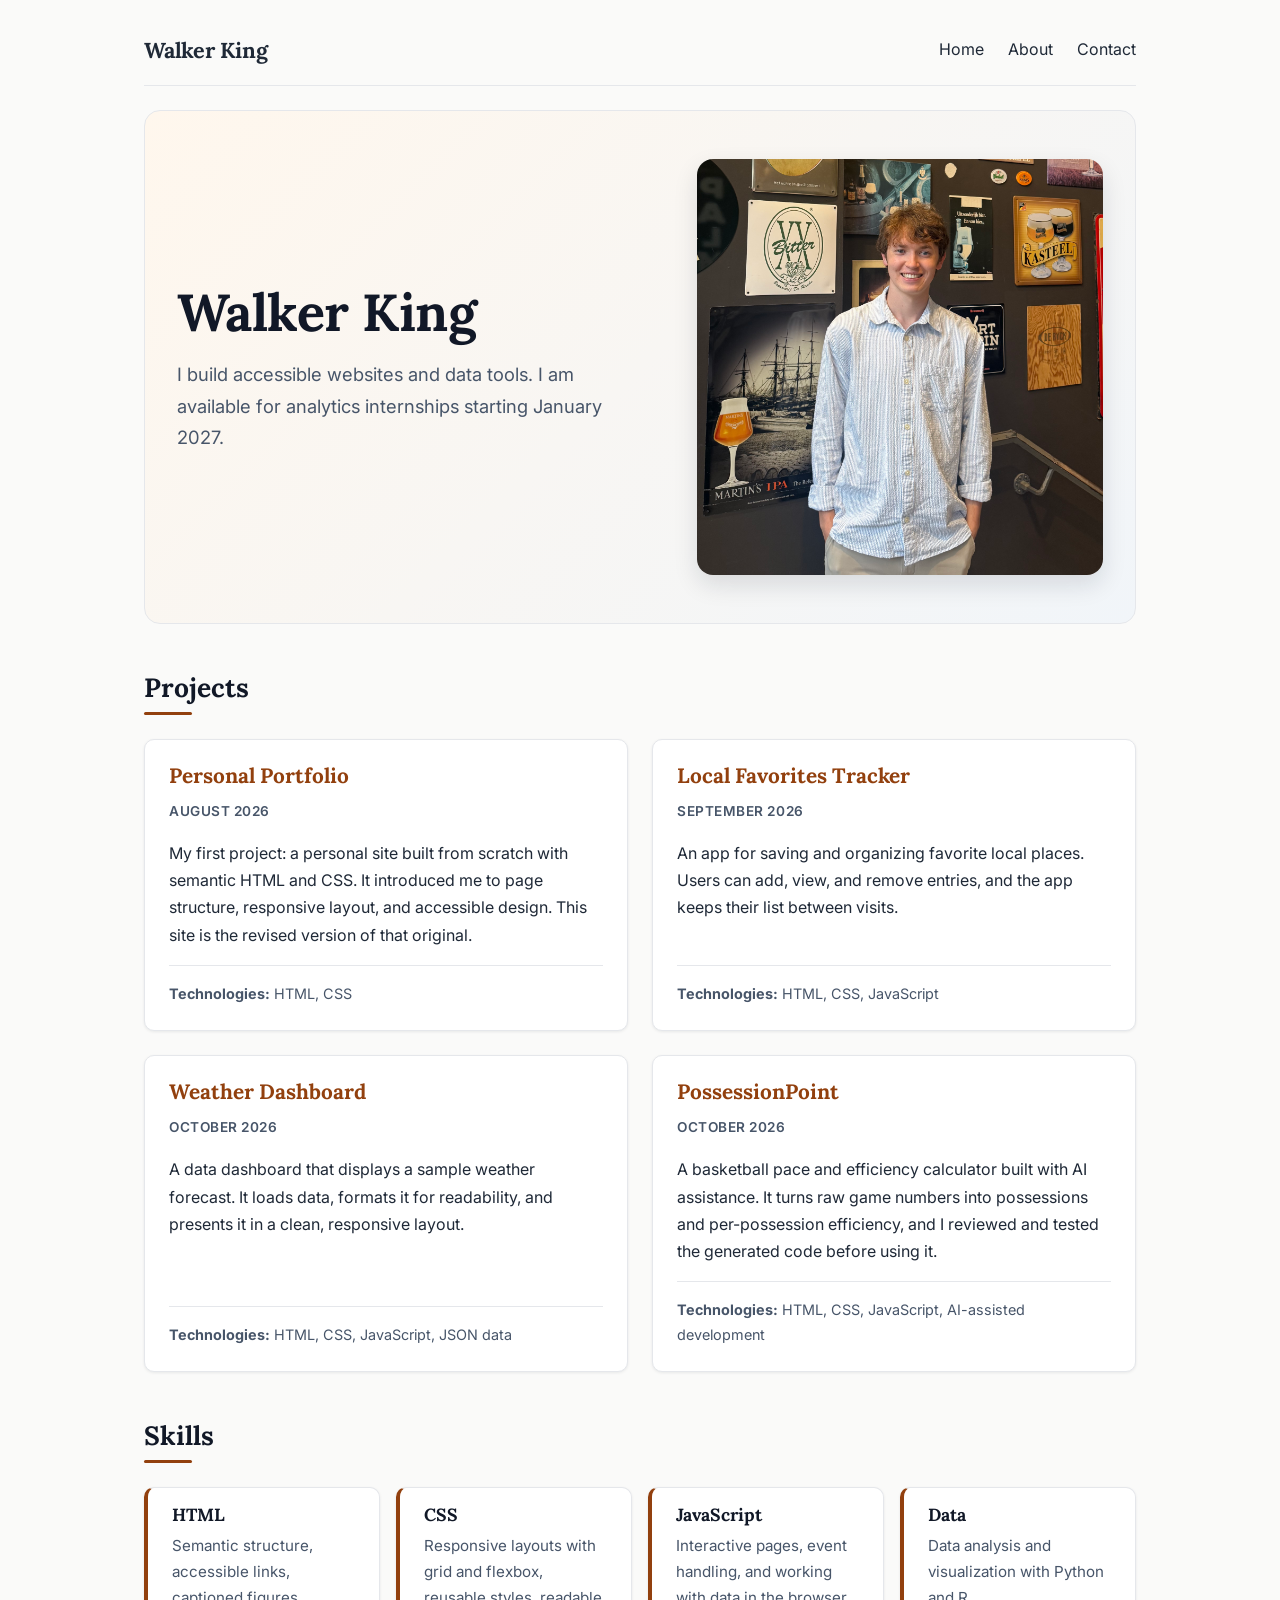
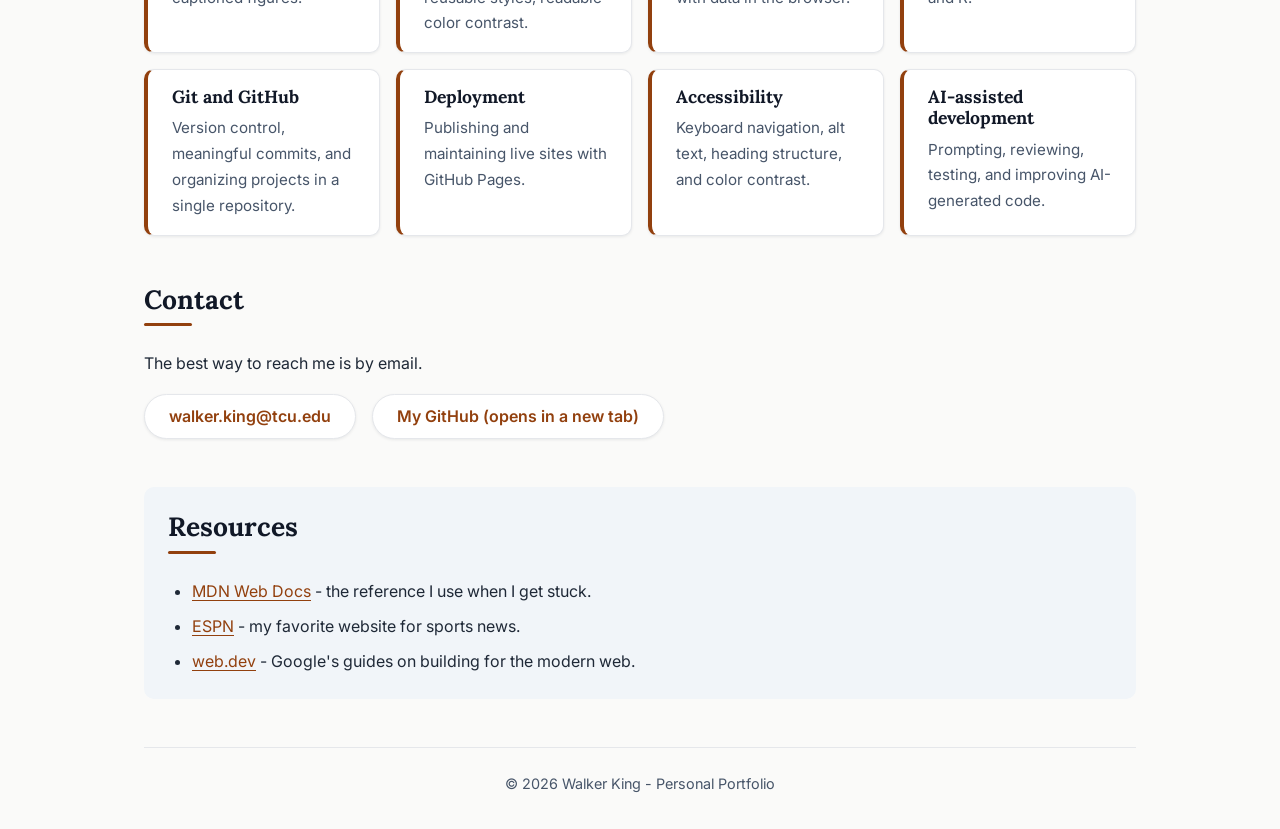
<file: index.html>
<!DOCTYPE html>
<html lang="en">
<head>
    <meta charset="UTF-8">
    <meta name="viewport" content="width=device-width, initial-scale=1.0">
    <meta name="description" content="Walker King's portfolio: accessible web projects and data analysis work. Available for analytics internships starting January 2027.">
    <title>Walker King | Web Developer and Analytics Student</title>
    <link rel="stylesheet" href="css/styles.css">
</head>
<body>
    <a class="skip-link" href="#main">Skip to main content</a>

    <nav class="nav-container" aria-label="Main navigation">
        <a href="index.html" class="logo">Walker King</a>
        <div class="nav-links">
            <a href="index.html">Home</a>
            <a href="about.html">About</a>
            <a href="#contact">Contact</a>
        </div>
    </nav>

    <header>
        <div class="header-text">
            <h1>Walker King</h1>
            <p>I build accessible websites and data tools. I am available for analytics internships starting January 2027.</p>
            
        </div>
        <div class="header-pic">
            <img src="images/IMG_8923.jpeg" alt="Walker standing in front of a wall">
        </div>
    </header>


        <section id="projects">
            <h2>Projects</h2>
            <ul class="project-list">
                <li class="project-card featured">
                    <h3><a href="https://walker-king-dev.github.io/portfolio-walkerking/" target="_blank" rel="noopener">Personal Portfolio</a></h3>
                    <p><time datetime="2026-08">August 2026</time></p>
                    <p>My first project: a personal site built from scratch with semantic HTML and CSS. It introduced me to page structure, responsive layout, and accessible design. This site is the revised version of that original.</p>
                    <p class="tech"><strong>Technologies:</strong> HTML, CSS</p>
                </li>

                <li class="project-card">
                    <h3><a href="https://walker-king-dev.github.io/local-favorites-tracker/" target="_blank" rel="noopener">Local Favorites Tracker</a></h3>
                    <p><time datetime="2026-09">September 2026</time></p>
                    <p>An app for saving and organizing favorite local places. Users can add, view, and remove entries, and the app keeps their list between visits.</p>
                    <p class="tech"><strong>Technologies:</strong> HTML, CSS, JavaScript</p>
                </li>

                <li class="project-card">
                    <h3><a href="https://walker-king-dev.github.io/dashboard/" target="_blank" rel="noopener">Weather Dashboard</a></h3>
                    <p><time datetime="2026-10">October 2026</time></p>
                    <p>A data dashboard that displays a sample weather forecast. It loads data, formats it for readability, and presents it in a clean, responsive layout.</p>
                    <p class="tech"><strong>Technologies:</strong> HTML, CSS, JavaScript, JSON data</p>
                </li>

                <li class="project-card">
                    <h3><a href="https://walker-king-dev.github.io/zed/" target="_blank" rel="noopener">PossessionPoint</a></h3>
                    <p><time datetime="2026-10">October 2026</time></p>
                    <p>A basketball pace and efficiency calculator built with AI assistance. It turns raw game numbers into possessions and per-possession efficiency, and I reviewed and tested the generated code before using it.</p>
                    <p class="tech"><strong>Technologies:</strong> HTML, CSS, JavaScript, AI-assisted development</p>
                </li>
            </ul>
        </section>

        <section id="skills">
            <h2>Skills</h2>
            <ul class="skills-grid">
                <li class="skill-card">
                    <h3>HTML</h3>
                    <p>Semantic structure, accessible links, captioned figures.</p>
                </li>
                <li class="skill-card">
                    <h3>CSS</h3>
                    <p>Responsive layouts with grid and flexbox, reusable styles, readable color contrast.</p>
                </li>
                <li class="skill-card">
                    <h3>JavaScript</h3>
                    <p>Interactive pages, event handling, and working with data in the browser.</p>
                </li>
                <li class="skill-card">
                    <h3>Data</h3>
                    <p>Data analysis and visualization with Python and R.</p>
                </li>
                <li class="skill-card">
                    <h3>Git and GitHub</h3>
                    <p>Version control, meaningful commits, and organizing projects in a single repository.</p>
                </li>
                <li class="skill-card">
                    <h3>Deployment</h3>
                    <p>Publishing and maintaining live sites with GitHub Pages.</p>
                </li>
                <li class="skill-card">
                    <h3>Accessibility</h3>
                    <p>Keyboard navigation, alt text, heading structure, and color contrast.</p>
                </li>
                <li class="skill-card">
                    <h3>AI-assisted development</h3>
                    <p>Prompting, reviewing, testing, and improving AI-generated code.</p>
                </li>
            </ul>
        </section>

        <section id="contact">
            <h2>Contact</h2>
            <p>The best way to reach me is by email.</p>
            <ul>
                <li><a href="mailto:walker.king@tcu.edu">walker.king@tcu.edu</a></li>
                <li><a href="https://github.com/walker-king-dev" target="_blank" rel="noopener">My GitHub (opens in a new tab)</a></li>
            </ul>
        </section>
    </main>

    <aside id="resources">
        <h2>Resources</h2>
        <ul>
            <li><a href="https://developer.mozilla.org/" target="_blank" rel="noopener">MDN Web Docs</a> - the reference I use when I get stuck.</li>
            <li><a href="https://www.espn.com" target="_blank" rel="noopener">ESPN</a> - my favorite website for sports news.</li>
            <li><a href="https://web.dev/" target="_blank" rel="noopener">web.dev</a> - Google's guides on building for the modern web.</li>
        </ul>
    </aside>

    <footer>
        <p>&copy; 2026 Walker King - Personal Portfolio</p>
    </footer>
</body>
</html>
</file>
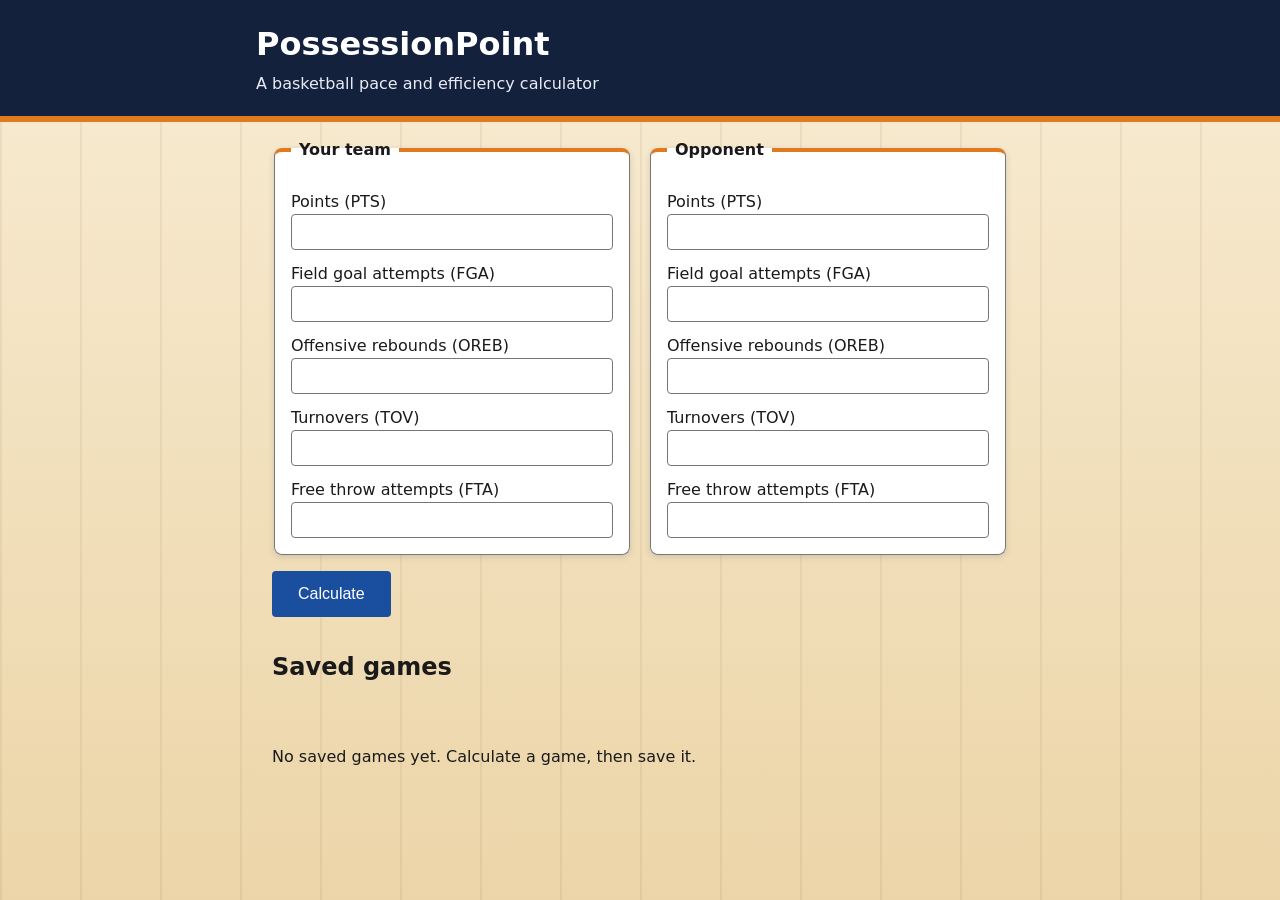
<file: projects/project-zed/index.html>
<!DOCTYPE html>
<html lang="en">
<head>
    <meta charset="UTF-8">
    <meta name="viewport" content="width=device-width, initial-scale=1.0">
    <title>PossessionPoint</title>
    <link rel="stylesheet" href="css/styles.css">
</head>
<body>
    <header class="site-header">
    <h1>PossessionPoint</h1>
    <p class="subtitle">A basketball pace and efficiency calculator</p>
  </header>
   
  <main>
        <form id="game-form" novalidate>
            <div class="teams">

                <fieldset>
                    <legend>Your team</legend>

                    <label for="team-pts">Points (PTS)</label>
                    <input id="team-pts" name="team-pts" type="number" inputmode="numeric" min="0" step="1">

                    <label for="team-fga">Field goal attempts (FGA)</label>
                    <input id="team-fga" name="team-fga" type="number" inputmode="numeric" min="0" step="1">

                    <label for="team-oreb">Offensive rebounds (OREB)</label>
                    <input id="team-oreb" name="team-oreb" type="number" inputmode="numeric" min="0" step="1">

                    <label for="team-tov">Turnovers (TOV)</label>
                    <input id="team-tov" name="team-tov" type="number" inputmode="numeric" min="0" step="1">

                    <label for="team-fta">Free throw attempts (FTA)</label>
                    <input id="team-fta" name="team-fta" type="number" inputmode="numeric" min="0" step="1">
                </fieldset>

                <fieldset>
                    <legend>Opponent</legend>

                    <label for="opp-pts">Points (PTS)</label>
                    <input id="opp-pts" name="opp-pts" type="number" inputmode="numeric" min="0" step="1">

                    <label for="opp-fga">Field goal attempts (FGA)</label>
                    <input id="opp-fga" name="opp-fga" type="number" inputmode="numeric" min="0" step="1">

                    <label for="opp-oreb">Offensive rebounds (OREB)</label>
                    <input id="opp-oreb" name="opp-oreb" type="number" inputmode="numeric" min="0" step="1">

                    <label for="opp-tov">Turnovers (TOV)</label>
                    <input id="opp-tov" name="opp-tov" type="number" inputmode="numeric" min="0" step="1">

                    <label for="opp-fta">Free throw attempts (FTA)</label>
                    <input id="opp-fta" name="opp-fta" type="number" inputmode="numeric" min="0" step="1">
                </fieldset>

            </div>

            <!-- Empty for now. Step 2 will fill this with error messages. -->
            <div id="error-area" role="alert"></div>

            <button type="submit">Calculate</button>
        </form>
        <section id="results" aria-live="polite"></section>
        
            <div id="save-area" hidden>
      <label for="game-label">Game label (optional)</label>
      <input id="game-label" type="text" maxlength="60" autocomplete="off">
      <button type="button" id="save-button">Save this game</button>
    </div>

    <section id="saved" aria-labelledby="saved-heading">
      <h2 id="saved-heading" tabindex="-1">Saved games</h2>
      <p id="saved-status" role="status"></p>
      <p id="saved-empty">No saved games yet. Calculate a game, then save it.</p>
      <ul id="saved-list"></ul>
    </section>
    
    </main>
    
    <script src="js/app.js"></script>
</body>
</html>
</file>
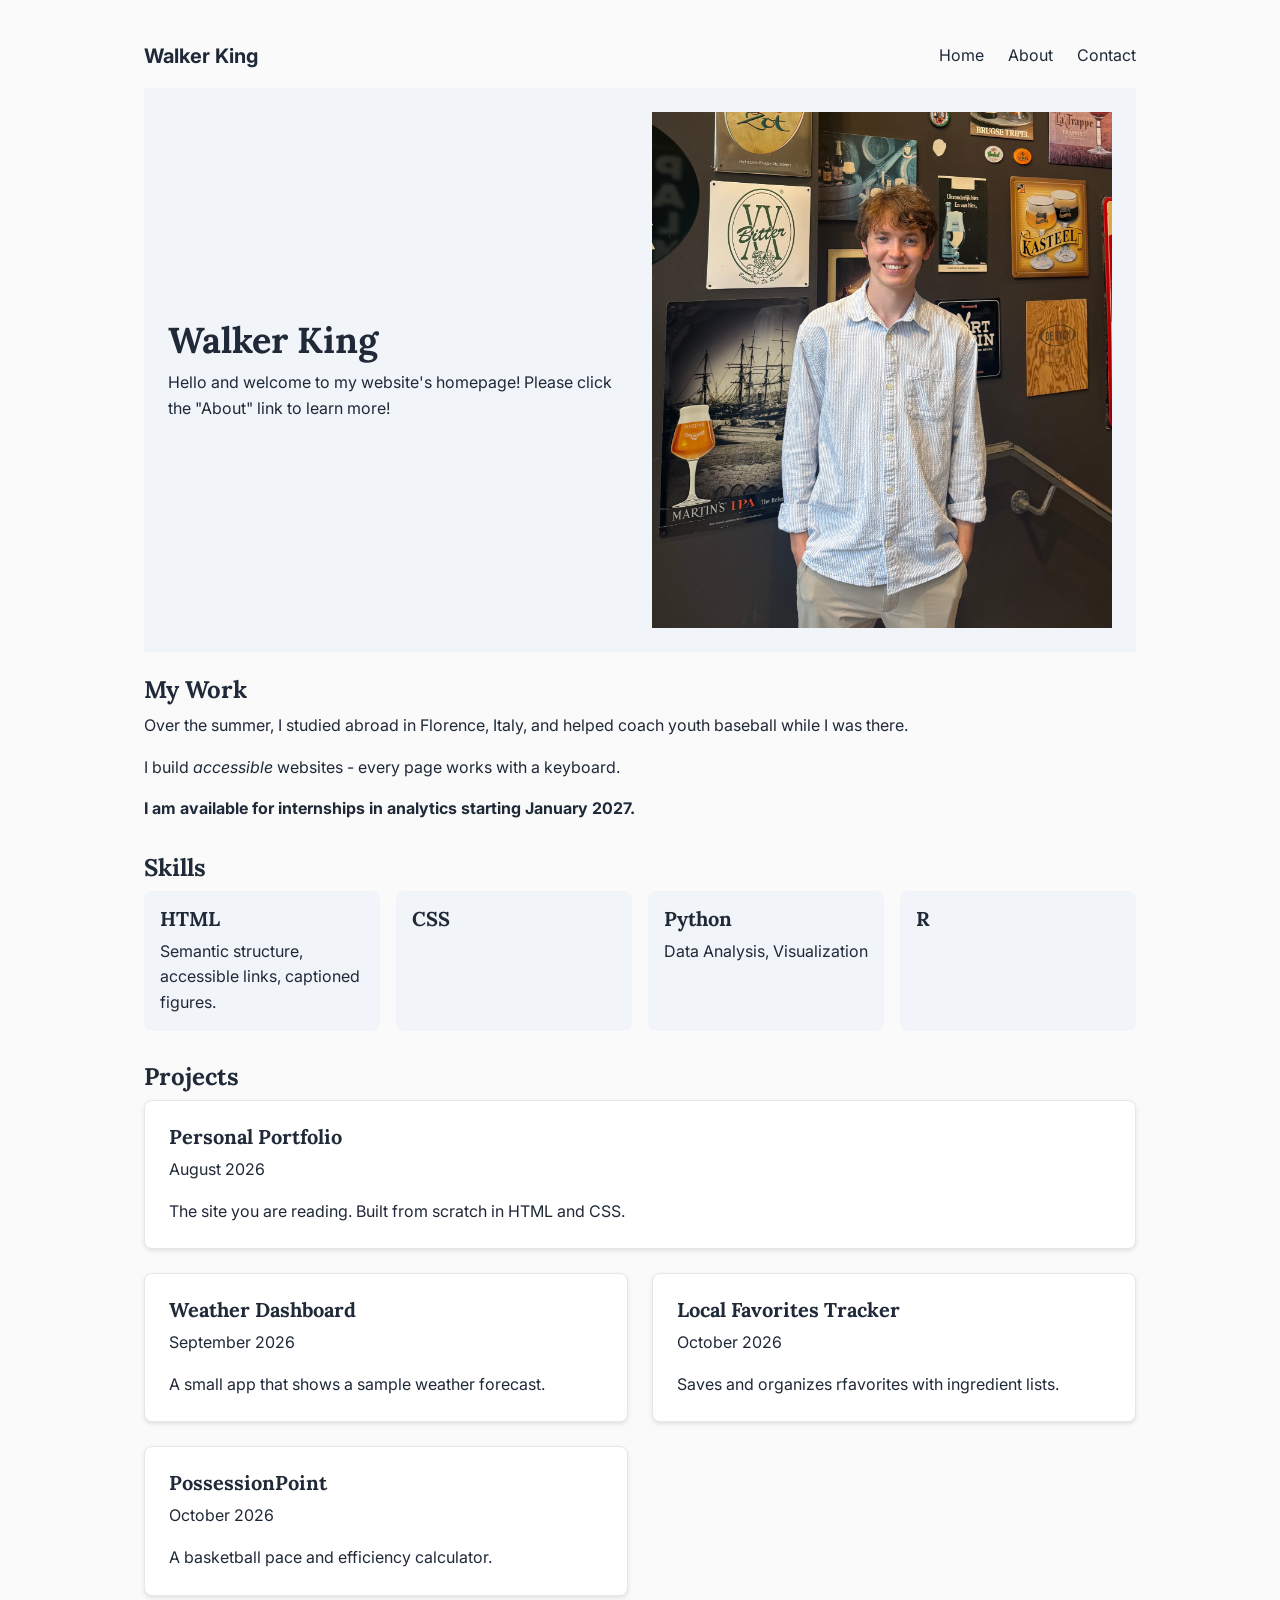
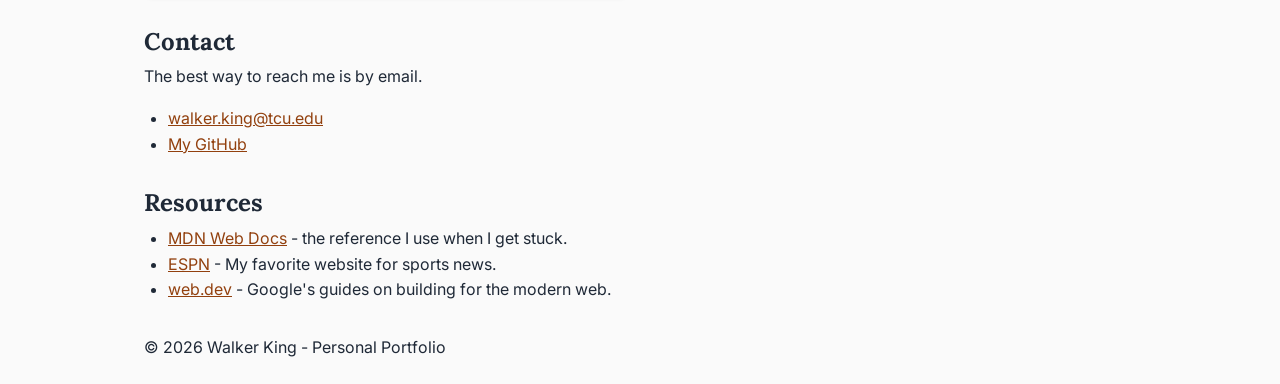
<file: projects/project1-original/index.html>
<!DOCTYPE html>
<html lang="en">
<head>
    <meta charset="UTF-8">
    <meta name="viewport" content="width=device-width, initial-scale=1.0">
    <title>Walker King</title>
    <link rel="stylesheet" href="css/styles.css">
</head>
<body>
    <nav class="nav-container">
        <a href="index.html" class="logo">Walker King</a>
        <div class="nav-links">
            <a href="index.html">Home</a> 
            <a href="about.html">About</a>
            <a href="index.html#contact">Contact</a>
        </div>
    </nav>
       
    <header>
        <div class="header-text">
             <h1>Walker King</h1>
             <p>Hello and welcome to my website's homepage! Please click the "About" link to learn more!</p>
        </div>
        <div class="header-pic">
            <img src="images/IMG_8923.jpeg" alt="Walker standing in front of a wall">
        </div>
    </header>

    <main>
       <section>
            <h2>My Work</h2>

            <p>Over the summer, I studied abroad in Florence, Italy, and helped coach youth baseball while I was there.</p>

            <p>I build <em>accessible</em> websites - every page works with a keyboard.</p>
            <p><strong>I am available for internships in analytics starting January 2027.</strong></p>

       </section>

       <section id="skills">
            <h2>Skills</h2>
            <ul class="skills-grid">
                <li class="skill-card">
                    <h3>HTML</h3>
                    <p>Semantic structure, accessible links, captioned figures.</p>
                </li>
                <li class="skill-card">
                    <h3>CSS</h3>
                    <p></p>
                </li>
                <li class="skill-card">
                    <h3>Python</h3>
                    <p>Data Analysis, Visualization</p>
                </li>
                <li class="skill-card">
                    <h3>R</h3>
                    <p></p>
                </li>
            </ul>
         </section>

         <section id="projects">
            <h2>Projects</h2>
            <ul class="project-list">
                <li class="project-card featured">
                    <h3>Personal Portfolio</h3>
                    <p><time datetime="2026-08">August 2026</time></p>
                    <p>The site you are reading. Built from scratch in HTML and CSS.</p>
                </li>

                <li class="project-card">
            <h3>Weather Dashboard</h3>
            <p><time datetime="2026-09">September 2026</time></p>
            <p>A small app that shows a sample weather forecast.</p>
        </li>

        <li class="project-card">
            <h3>Local Favorites Tracker</h3>
            <p><time datetime="2026-10">October 2026</time></p>
            <p>Saves and organizes rfavorites with ingredient lists.</p>
        </li>

        <li class="project-card">
            <h3>PossessionPoint</h3>
            <p><time datetime="2026-09">October 2026</time></p>
            <p>A basketball pace and efficiency calculator.</p>
        </li>
            </ul>
         </section>

         <section id="contact">
            <h2>Contact</h2>
            <p>The best way to reach me is by email.</p>
            <ul>
                <li><a href="mailto:walker.king@tcu.edu">walker.king@tcu.edu</a></li>
                <li><a href="https://github.com/walker-king-dev" target="_blank" rel="noopener">My GitHub</a></li>
            </ul>
         </section>
        
        
    </main>
   
    <aside id="resources">
        <h2>Resources</h2>
        <ul>
            <li><a href="https://developer.mozilla.org/" target="_blank" rel="noopener">MDN Web Docs</a> - the reference I use when I get stuck.</li>
            <li><a href="https://www.espn.com" target="_blank" rel="noopener">ESPN</a> - My favorite website for sports news.</li>
            <li><a href="https://web.dev/" target="_blank" rel="noopener">web.dev</a> - Google's guides on building for the modern web.</li>
        </ul>
    </aside>

    <footer>
        <p>&copy; 2026 Walker King - Personal Portfolio</p>
    </footer>
</body>
</html>
</file>
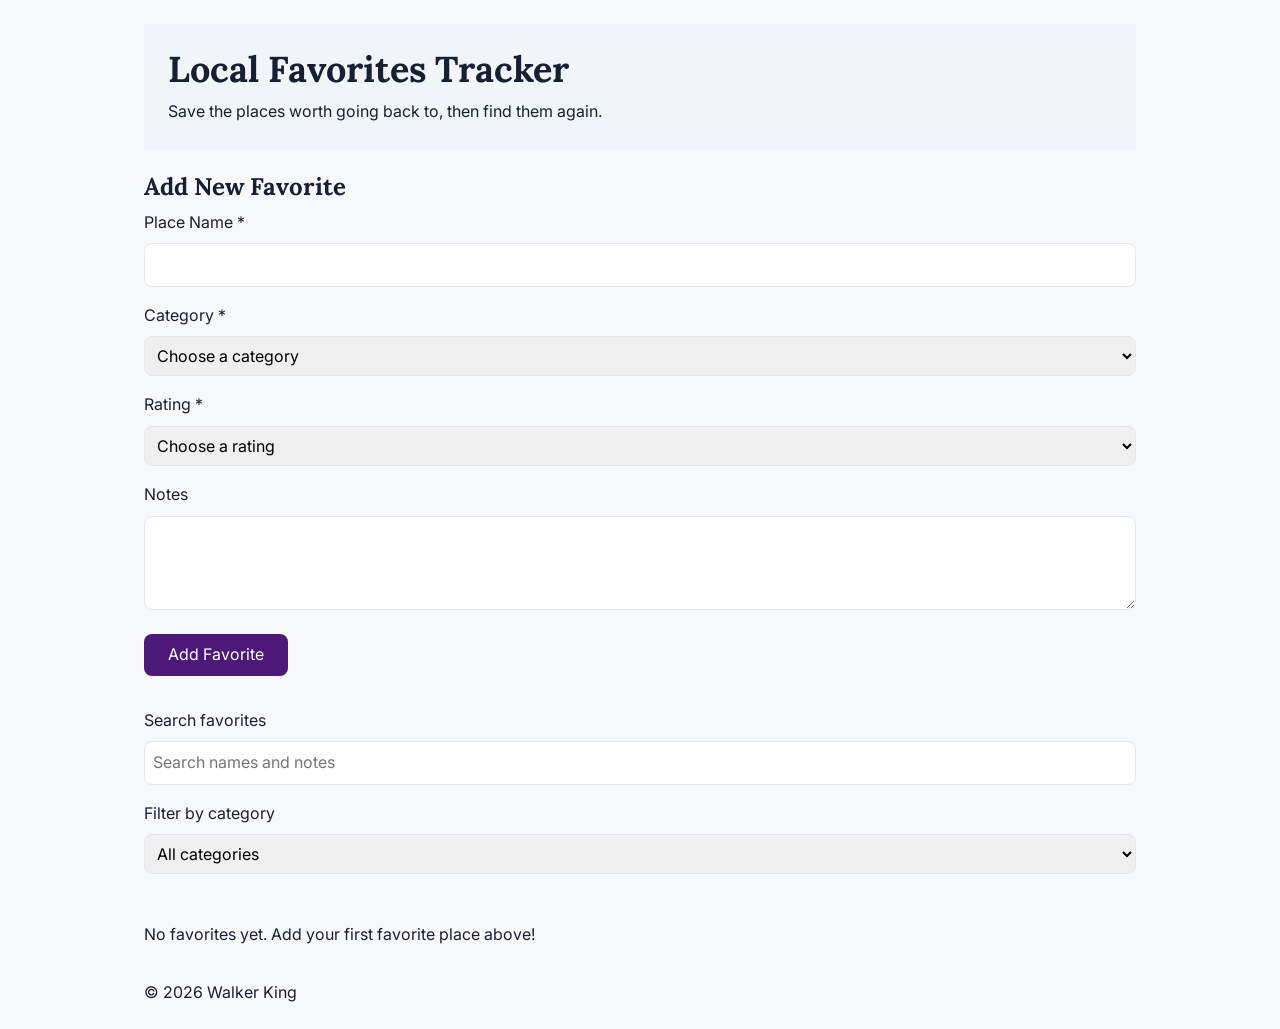
<file: projects/project2-tracker/index.html>
<!DOCTYPE html>
<html lang="en">

<head>
    <meta charset="UTF-8">
    <meta name="viewport" content="width=device-width, initial-scale=1.0">
    <title>Local Favorites Tracker</title>
    <link rel="stylesheet" href="css/styles.css">
</head>

<body>
    <header>
    <h1>Local Favorites Tracker</h1>
    <p>Save the places worth going back to, then find them again.</p>
</header>

<main>
    <section class="add-section">
        <h2>Add New Favorite</h2>
        <form id="add-favorite-form">
            <div class="form-group">
                <label for="name">Place Name *</label>
                <input type="text" id="name" name="name" required aria-required="true">
            </div>

            <div class="form-group">
                <label for="category">Category *</label>
                <select id="category" name="category" required aria-required="true">
                    <option value="">Choose a category</option>
                    <option value="state">State</option>
                    <option value="country">Country</option>
                    <option value="city">City</option>
                    <!-- one option per category you choose -->
                </select>
            </div>

            <div class="form-group">
                <label for="rating">Rating *</label>
                <select id="rating" name="rating" required aria-required="true">
                    <option value="">Choose a rating</option>
                    <option value="5">5 stars</option>
                    <option value="4">4 stars</option>
                    <option value="3">3 stars</option>
                    <option value="2">2 stars</option>
                    <option value="1">1 star</option>
                </select>
            </div>

            <div class="form-group">
                <label for="notes">Notes</label>
                <textarea id="notes" name="notes" rows="3"></textarea>
            </div>

            <button type="submit" class="btn btn-primary">Add Favorite</button>
        </form>
    </section>

    <section class="controls-section">
        <label for="search-input">Search favorites</label>
        <input type="search" id="search-input" placeholder="Search names and notes">

        <label for="category-filter">Filter by category</label>
        <select id="category-filter">
            <option value="all">All categories</option>
            <option value="state">State</option>
            <option value="country">Country</option>
            <option value="city">City</option>
            <!-- one option per category you used in the add form -->
        </select>
    </section>

    <section class="favorites-section">
        <div id="favorites-list" class="favorites-grid">
        </div>
    </section>
</main>

<footer>
    <p>&copy; 2026 Walker King</p>
</footer>
    <script src="js/app.js"></script>
</body>
</html>
</file>
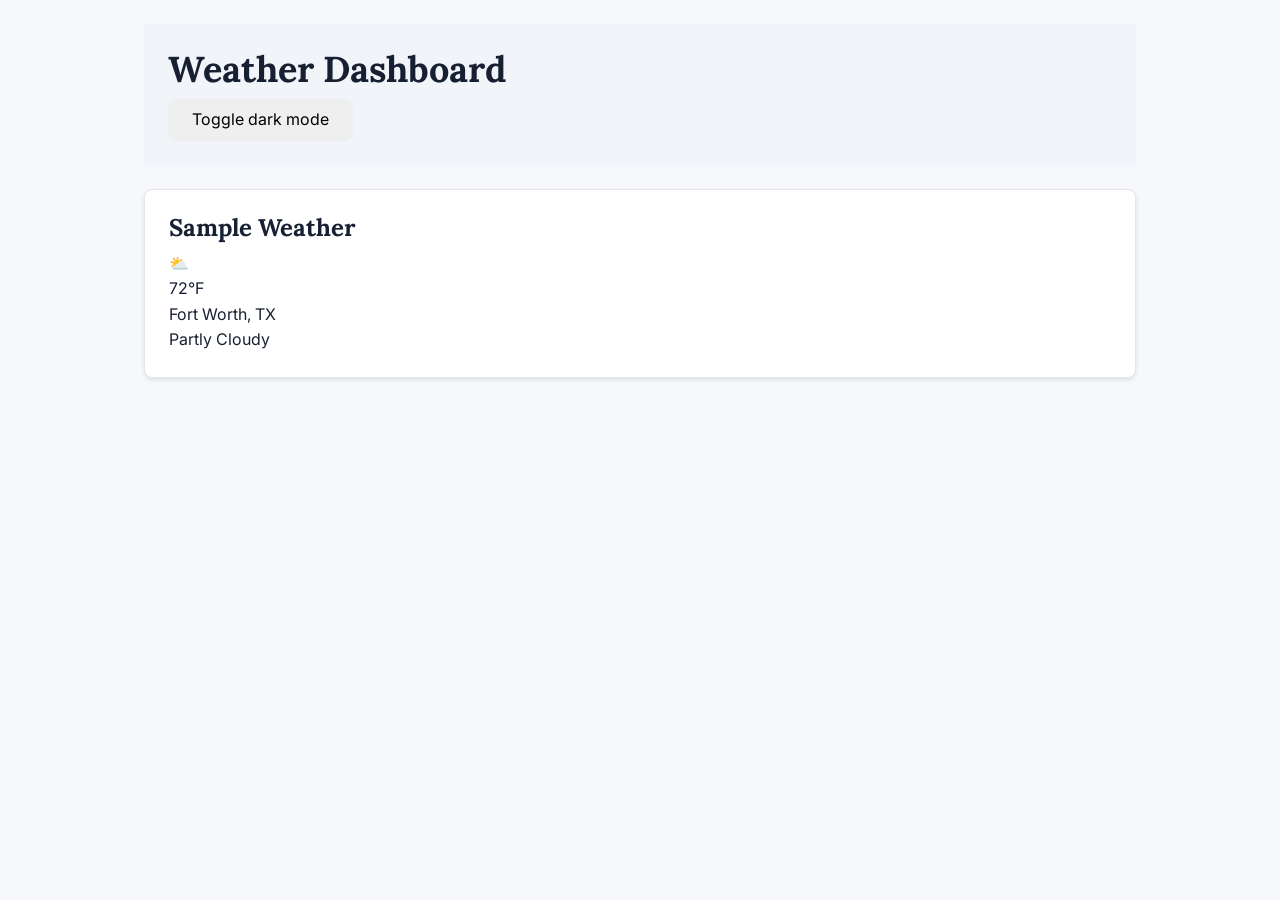
<file: projects/project3-dashboard/index.html>
<!DOCTYPE html>
<html lang="en">
<head>
    <meta charset="UTF-8">
    <meta name="viewport" content="width=device-width, initial-scale=1.0">
    <title>Sample Weather</title>
    <link rel="stylesheet" href="css/styles.css">
</head>
<body>
    <header>
        <h1>Weather Dashboard</h1>
        <button type="button" id="theme-toggle">Toggle dark mode</button>
    </header>
    <main>
        <section class="widget">
            <h2>Sample Weather</h2>
            <div id="weather-display">Loading weather...</div>
        </section>
    </main>
    <script src="js/app.js"></script>
</body>
</html>
</file>
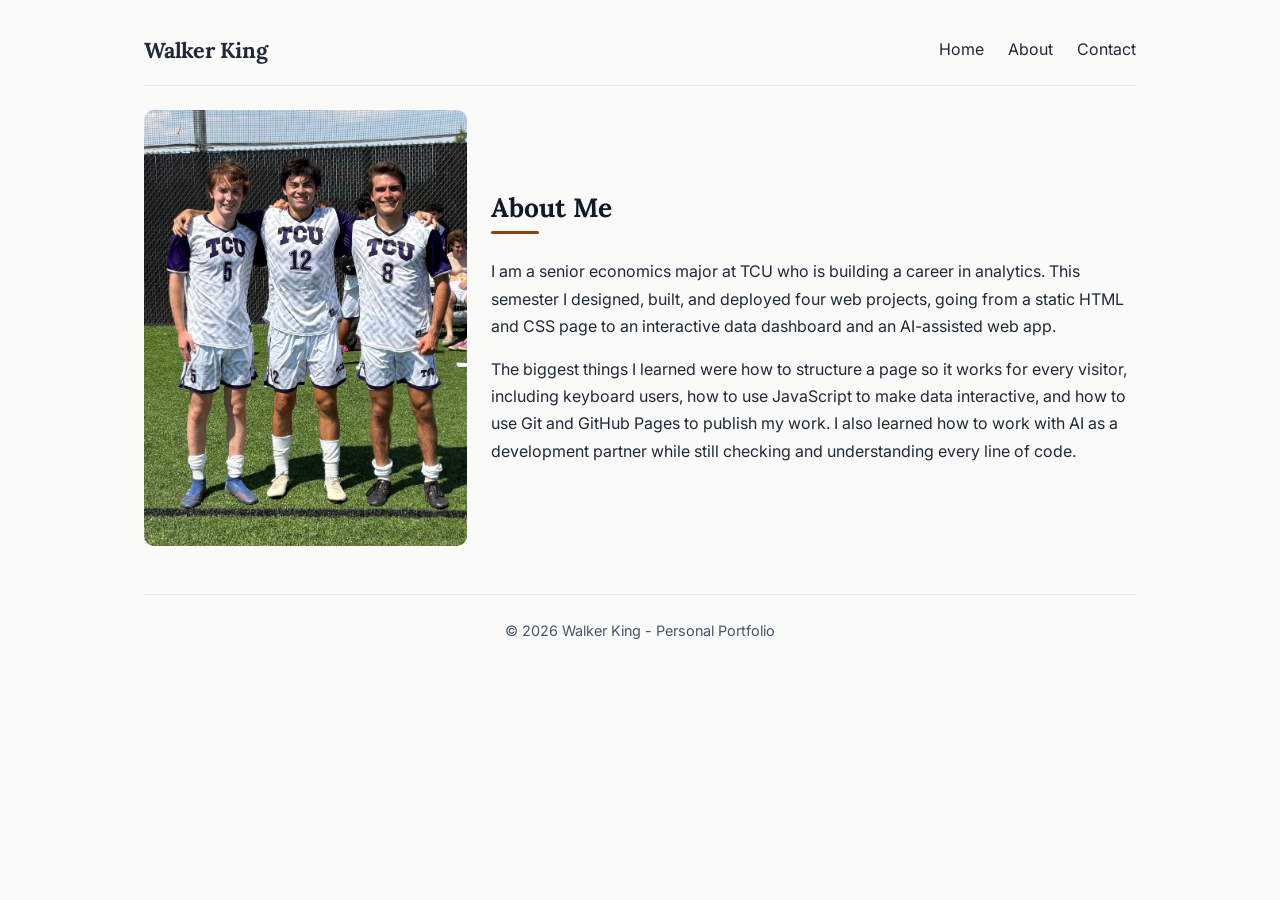
<file: about.html>
<!DOCTYPE html>
<html lang="en">
<head>
    <meta charset="UTF-8">
    <meta name="viewport" content="width=device-width, initial-scale=1.0">
    <title>Walker King</title>
    <link rel="stylesheet" href="css/styles.css">
</head>
<body>
    <nav class="nav-container">
        <a href="index.html" class="logo">Walker King</a>
        <div class="nav-links">
            <a href="index.html">Home</a> 
            <a href="about.html">About</a>
            <a href="index.html#contact">Contact</a>
        </div>
    </nav>
   

    <main>
        <section class="about">
            <div class="about-image">
                <img src="images/IMG_6564.jpeg" alt="Three guys posing in soccer uniform">
            </div>
            <div class="about-text">
            <h2 id="about">About Me</h2>
            <p>I am a senior economics major at TCU who is building a career in analytics. This semester I designed, built, and deployed four web projects, going from a static HTML and CSS page to an interactive data dashboard and an AI-assisted web app.</p>
            <p>The biggest things I learned were how to structure a page so it works for every visitor, including keyboard users, how to use JavaScript to make data interactive, and how to use Git and GitHub Pages to publish my work. I also learned how to work with AI as a development partner while still checking and understanding every line of code.</p>
        </div>
        </section>

        
    </main>

    <footer>
        <p>&copy; 2026 Walker King - Personal Portfolio</p>
    </footer>
</body>
</html>
</file>
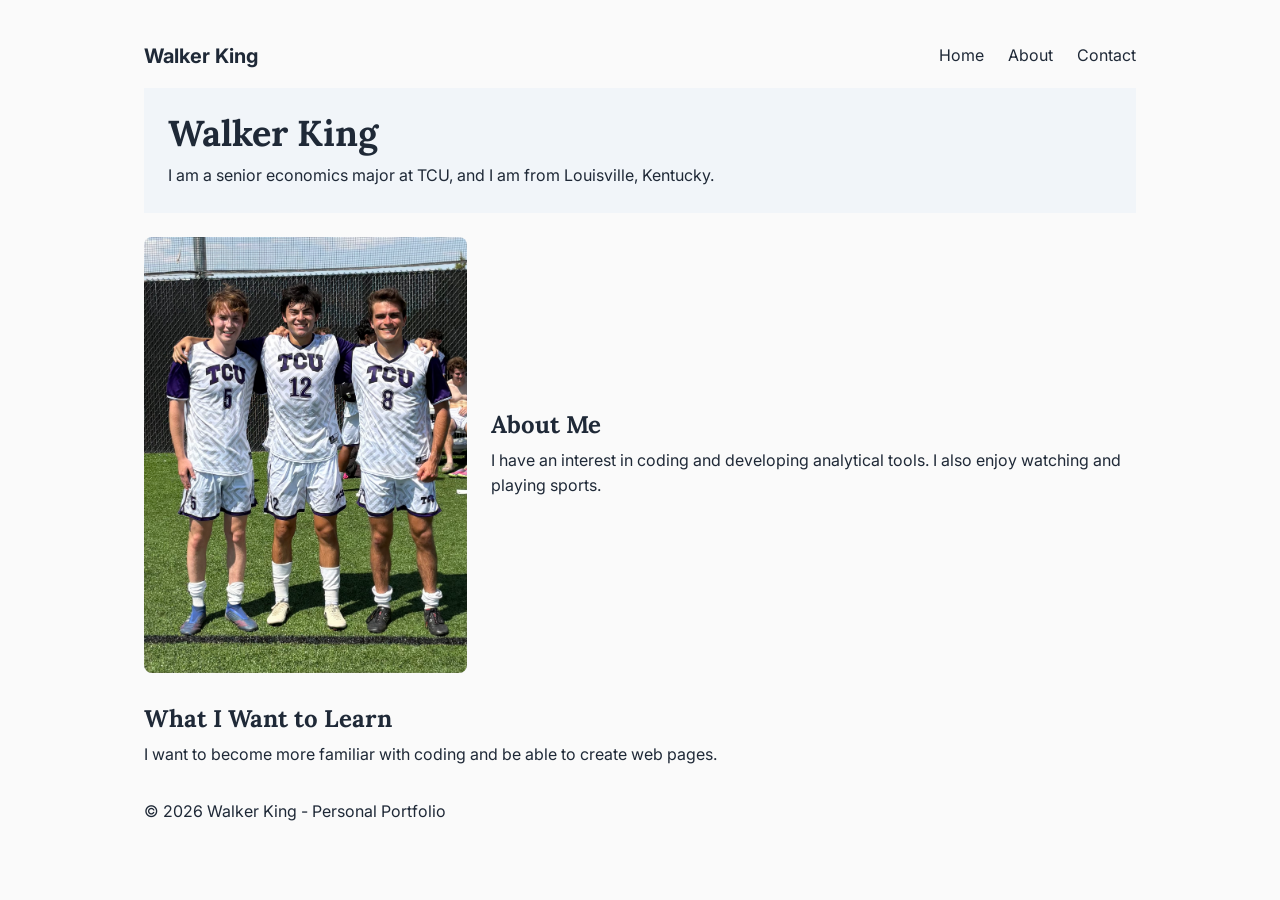
<file: projects/project1-original/about.html>
<!DOCTYPE html>
<html lang="en">
<head>
    <meta charset="UTF-8">
    <meta name="viewport" content="width=device-width, initial-scale=1.0">
    <title>Walker King</title>
    <link rel="stylesheet" href="css/styles.css">
</head>
<body>
    <nav class="nav-container">
        <a href="index.html" class="logo">Walker King</a>
        <div class="nav-links">
            <a href="index.html">Home</a> 
            <a href="about.html">About</a>
            <a href="index.html#contact">Contact</a>
        </div>
    </nav>
    <header>
        <div class="header-text">
            <h1>Walker King</h1>
            <p>I am a senior economics major at TCU, and I am from Louisville, Kentucky.</p>
        </div>
        
    </header>

    <main>
        <section class="about">
            <div class="about-image">
                <img src="images/IMG_6564.jpeg" alt="Three guys posing in soccer uniform">
            </div>
            <div class="about-text">
            <h2 id="about">About Me</h2>
            <p>I have an interest in coding and developing analytical tools. I also enjoy watching and playing sports.</p>
        </div>
        </section>

        <section>
            <h2>What I Want to Learn</h2>
            <p>I want to become more familiar with coding and be able to create web pages.</p>
        </section>
    </main>

    <footer>
        <p>&copy; 2026 Walker King - Personal Portfolio</p>
    </footer>
</body>
</html>
</file>
<file: css/styles.css>
@import url('https://fonts.googleapis.com/css2?family=Inter:wght@400;600&family=Lora:wght@400;700&display=swap');


/* ==========================
   1. RESET
   ========================== */
*,
*::before,
*::after {
    box-sizing: border-box;
    margin: 0;
    padding: 0;
}

img {
    max-width: 100%;
    height: auto;
    display: block;
}

@media (prefers-reduced-motion: no-preference) {
    html { scroll-behavior: smooth; }
}


/* ==========================
   2. DESIGN TOKENS
   ========================== */

:root {
    /* Color */
    --color-bg: #fafaf9;
    --color-surface: #ffffff;
    --color-text: #1f2937;
    --color-muted: #475569;
    --color-accent: #92400e;
    --color-accent-dark: #78350f;
    --color-accent-soft: #fff7ed;

    /* Spacing */
    --space-xs: 0.25rem;
    --space-sm: 0.5rem;
    --space-md: 1rem;
    --space-lg: 1.5rem;
    --space-xl: 2rem;
    --space-2xl: 3rem;

    /* Typography */
    --text-base: 1rem;
    --text-h3: 1.2rem;
    --text-h2: 1.65rem;
    --text-h1: clamp(2.25rem, 5vw, 3.25rem);
    --leading-body: 1.7;
    --leading-heading: 1.2;

    /* Layout */
    --page-width: 64rem;
    --reading-width: 70ch;

    /* Surfaces */
    --font-stack: 'Inter', system-ui, -apple-system, sans-serif;
    --font-serif: 'Lora', Georgia, serif;
    --color-surface-alt: #f1f5f9;
    --radius-md: 10px;
    --radius-lg: 16px;

    /* Borders and shadows */
    --color-border: #e5e7eb;
    --shadow-sm: 0 1px 3px rgba(15, 23, 42, 0.08);
    --shadow-md: 0 10px 24px rgba(15, 23, 42, 0.12);
}


/* ==========================
   3. BASE ELEMENT STYLES
   ========================== */
body {
    font-family: var(--font-stack);
    background-color: var(--color-bg);
    color: var(--color-text);
    font-size: var(--text-base);
    line-height: var(--leading-body);
    -webkit-font-smoothing: antialiased;
}

h1, h2, h3 {
    font-family: var(--font-serif);
    line-height: var(--leading-heading);
    margin-bottom: var(--space-sm);
    color: #111827;
}
h1 { font-size: var(--text-h1); letter-spacing: -0.01em; }
h2 { font-size: var(--text-h2); }
h3 { font-size: var(--text-h3); }

p { margin-bottom: var(--space-md); }
p:last-child { margin-bottom: 0; }

a {
    color: var(--color-accent);
    text-underline-offset: 0.2em;
}
a:hover { color: var(--color-accent-dark); }
ul { padding-left: var(--space-lg); }

a:focus-visible {
    outline: 3px solid var(--color-accent);
    outline-offset: 3px;
    border-radius: 2px;
}

/* Skip link: hidden until a keyboard user tabs to it */
.skip-link {
    position: absolute;
    left: var(--space-sm);
    top: -4rem;
    padding: var(--space-sm) var(--space-md);
    background-color: var(--color-text);
    color: var(--color-surface);
    border-radius: var(--radius-md);
    z-index: 100;
}
.skip-link:focus { top: var(--space-sm); }

/* Text for screen readers only */
.visually-hidden {
    position: absolute;
    width: 1px;
    height: 1px;
    overflow: hidden;
    clip: rect(0, 0, 0, 0);
    white-space: nowrap;
}


/* ==========================
   4. LAYOUT
   Breakpoints used in this file:
    768px - tablet and larger
    (CSS variables cannot be used inside @media conditions, so breakpoints are documented here instead of tokenized.)
   ========================== */

body {
    max-width: var(--page-width);
    margin: 0 auto;
    padding: var(--space-md) var(--space-md) var(--space-xl);
}

/* ---------- Navigation ---------- */
nav { padding: var(--space-md) 0; }
.nav-container {
    display: flex;
    justify-content: space-between;
    align-items: center;
    flex-wrap: wrap;
    gap: var(--space-md);
    margin-bottom: var(--space-lg);
    border-bottom: 1px solid var(--color-border);
}
.nav-links {
    display: flex;
    flex-wrap: wrap;
    gap: var(--space-lg);
}
nav a {
    color: var(--color-text);
    text-decoration: none;
}
.nav-links a {
    padding: var(--space-xs) 0;
    border-bottom: 2px solid transparent;
    transition: color 0.2s, border-color 0.2s;
}
.nav-links a:hover {
    color: var(--color-accent);
    border-bottom-color: var(--color-accent);
}
.logo {
    font-family: var(--font-serif);
    font-size: 1.35rem;
    font-weight: 700;
    letter-spacing: -0.01em;
}

/* ---------- Header / hero ---------- */
header {
    display: flex;
    align-items: center;
    gap: var(--space-xl);
    padding: var(--space-2xl) var(--space-xl);
    background: linear-gradient(135deg, var(--color-accent-soft) 0%, var(--color-surface-alt) 100%);
    border: 1px solid var(--color-border);
    border-radius: var(--radius-lg);
    margin-bottom: var(--space-2xl);
    flex-wrap: wrap;
}
.header-text { flex: 1.2; min-width: 16rem; }
.header-text h1 { margin-bottom: var(--space-md); }
.header-text p {
    font-size: 1.15rem;
    color: var(--color-muted);
    max-width: 38ch;
}
.header-pic {
    flex: 1;
    min-width: 16rem;
    border-radius: var(--radius-lg);
    overflow: hidden;
    box-shadow: var(--shadow-md);
    background-color: var(--color-surface);
}
.header-pic img {
    width: 100%;
    max-height: 26rem;
    object-fit: cover;
}

/* ---------- Sections ---------- */
section, aside { margin-bottom: var(--space-2xl); }
section[id] { scroll-margin-top: var(--space-lg); }

main p { max-width: var(--reading-width); }

/* Short accent bar under each section heading */
section h2,
aside h2 { margin-bottom: var(--space-lg); }
section h2::after,
aside h2::after {
    content: "";
    display: block;
    width: 3rem;
    height: 3px;
    margin-top: var(--space-sm);
    background-color: var(--color-accent);
    border-radius: 2px;
}

/* ---------- Skills ---------- */
.skills-grid {
    list-style: none;
    padding-left: 0;
    display: grid;
    grid-template-columns: repeat(auto-fit, minmax(14rem, 1fr));
    gap: var(--space-md);
}
.skill-card {
    padding: var(--space-md) var(--space-lg);
    background-color: var(--color-surface);
    border: 1px solid var(--color-border);
    border-left: 4px solid var(--color-accent);
    border-radius: var(--radius-md);
    box-shadow: var(--shadow-sm);
}
.skill-card h3 { font-size: 1.1rem; }
.skill-card p {
    color: var(--color-muted);
    font-size: 0.95rem;
}

/* ---------- About ---------- */
.about {
    display: flex;
    flex-wrap: wrap;
    align-items: center;
    gap: var(--space-lg);
}
.about-image { flex: 1; min-width: 16rem; }
.about-image img { width: 100%; border-radius: var(--radius-md); }
.about-text { flex: 2; min-width: 16rem; max-width: var(--reading-width); }

/* ---------- Projects ---------- */
.project-list {
    list-style: none;
    padding-left: 0;
    display: grid;
    grid-template-columns: 1fr;
    gap: var(--space-lg);
}
@media (min-width: 768px) {
    .project-list { grid-template-columns: 1fr 1fr; }
}
.project-card {
    display: flex;
    flex-direction: column;
    padding: var(--space-lg);
    background-color: var(--color-surface);
    border: 1px solid var(--color-border);
    border-radius: var(--radius-md);
    box-shadow: var(--shadow-sm);
    transition: box-shadow 0.2s, transform 0.2s;
}
.project-card:hover,
.project-card:focus-within { box-shadow: var(--shadow-md); }
@media (prefers-reduced-motion: no-preference) {
    .project-card:hover { transform: translateY(-3px); }
}
.project-card h3 { font-size: 1.3rem; }
.project-card h3 a { text-decoration: none; }
.project-card h3 a:hover { text-decoration: underline; }
.project-card time {
    font-size: 0.85rem;
    font-weight: 600;
    letter-spacing: 0.04em;
    text-transform: uppercase;
    color: var(--color-muted);
}
.project-card .tech {
    margin-top: auto;
    padding-top: var(--space-md);
    border-top: 1px solid var(--color-border);
    font-size: 0.9rem;
    color: var(--color-muted);
}
.project-card p + p.tech { margin-top: auto; }

/* ---------- Contact ---------- */
#contact ul {
    list-style: none;
    padding-left: 0;
    display: flex;
    flex-wrap: wrap;
    gap: var(--space-md);
    margin-top: var(--space-md);
}
#contact li a {
    display: inline-block;
    padding: var(--space-sm) var(--space-lg);
    background-color: var(--color-surface);
    border: 1px solid var(--color-border);
    border-radius: 999px;
    font-weight: 600;
    text-decoration: none;
    box-shadow: var(--shadow-sm);
    transition: border-color 0.2s, box-shadow 0.2s;
}
#contact li a:hover {
    border-color: var(--color-accent);
    box-shadow: var(--shadow-md);
}

/* ---------- Resources ---------- */
aside {
    padding: var(--space-lg);
    background-color: var(--color-surface-alt);
    border-radius: var(--radius-md);
}
aside ul { display: grid; gap: var(--space-sm); }

/* ---------- Footer ---------- */
footer {
    padding-top: var(--space-lg);
    border-top: 1px solid var(--color-border);
    text-align: center;
    font-size: 0.9rem;
    color: var(--color-muted);
}

/* ---------- Small screens ---------- */
@media (max-width: 600px) {
    header { padding: var(--space-xl) var(--space-lg); }
}
</file>
<file: projects/project-zed/css/styles.css>
* {
    box-sizing: border-box;
}

body {
  font-family: system-ui, sans-serif;
  line-height: 1.5;
  color: #1a1a1a;
  margin: 0;
  /* Hardwood: faint plank seams over a warm gradient */
  background-color: #ecd5a8;
  background-image:
    repeating-linear-gradient(
      90deg,
      rgba(120, 75, 30, 0.08) 0,
      rgba(120, 75, 30, 0.08) 2px,
      transparent 2px,
      transparent 5rem
    ),
    linear-gradient(180deg, #f8ecd3, #ecd5a8);
  background-attachment: fixed;
}

main {
    max-width: 48rem;
    margin: 0 auto;
    padding: 1rem;
}

.subtitle {
    margin-top: 0;
    color: #444;
}

.teams {
    display: grid;
    grid-template-columns: 1fr;
    gap: 1rem;
}

@media (min-width: 40rem) {
    .teams {
        grid-template-columns: 1fr 1fr;
    }
}

fieldset {
    background: #fff;
    border: 1px solid #767676;
    border-radius: 0.5rem;
    padding: 1rem;
}

legend {
    font-weight: bold;
    padding: 0 0.5rem;
}

label {
    display: block;
    margin-top: 0.75rem;
}

input {
    width: 100%;
    font-size: 1rem;
    padding: 0.5rem;
    border: 1px solid #767676;
    border-radius: 0.25rem;
}

button {
    margin-top: 1rem;
    font-size: 1rem;
    padding: 0.75rem 1.5rem;
    color: #fff;
    background: #1a4fa0;
    border: 2px solid #1a4fa0;
    border-radius: 0.25rem;
    cursor: pointer;
}

/* Visible keyboard focus on every interactive element */
input:focus-visible,
button:focus-visible {
    outline: 3px solid #b35900;
    outline-offset: 2px;
}

/* Error summary: only shows up when it has content */
#error-area:not(:empty) {
    margin-top: 1rem;
    padding: 0.75rem 1rem;
    background: #fff;
    border: 2px solid #a30000;
    border-left-width: 8px;
    border-radius: 0.25rem;
}

#error-area p {
    margin: 0 0 0.5rem;
    font-weight: bold;
}

#error-area ul {
    margin: 0;
    padding-left: 1.25rem;
}

/* Invalid fields get a thicker border, but the text message is the real signal */
input[aria-invalid="true"] {
    border: 3px solid #a30000;
}

/* Results: only shows up when it has content */
#results:not(:empty) {
    margin-top: 1.5rem;
    padding: 1rem;
    background: #fff;
    border: 1px solid #767676;
    border-radius: 0.5rem;
}

#results h2 {
    margin-top: 0;
}

#results .verdict {
  font-weight: bold;
}

#results dl {
  margin: 0;
}

#results dt {
  font-weight: bold;
  margin-top: 0.75rem;
}

#results dd {
  margin: 0;
}

#results .value {
  font-size: 1.25rem;
}

#results .explain {
  color: #444;
  font-size: 0.9rem;
}

/* Header band */
.site-header {
  padding: 1.25rem 1rem;
  background: #14213d;
  color: #fff;
  border-bottom: 6px solid #e07a1f;
}

.site-header > * {
  max-width: 48rem;
  margin-left: auto;
  margin-right: auto;
}

.site-header h1 {
  margin-top: 0;
  margin-bottom: 0.25rem;
}

.site-header .subtitle {
  margin-bottom: 0;
  color: #e8ecf5;
}

/* Orange accent on the cards, plus a soft shadow */
fieldset,
#results:not(:empty),
#saved-list li {
  border-top: 4px solid #e07a1f;
  box-shadow: 0 2px 6px rgba(20, 33, 61, 0.15);
}

#save-area {
  margin-top: 1rem;
}

#saved {
  margin-top: 2rem;
}

#saved-list {
  list-style: none;
  padding: 0;
}

#saved-list li {
  display: flex;
  justify-content: space-between;
  align-items: center;
  gap: 1rem;
  margin-bottom: 0.75rem;
  padding: 0.75rem 1rem;
  background: #fff;
  border: 1px solid #767676;
  border-radius: 0.5rem;
}

#saved-list .details {
  color: #444;
  font-size: 0.9rem;
}

button.delete {
  margin-top: 0;
  color: #a30000;
  background: #fff;
  border-color: #a30000;
}

#saved-status {
  min-height: 1.5rem;
  font-weight: bold;
}

#saved h2:focus {
  outline: 3px solid #b35900;
  outline-offset: 2px;
}
</file>
<file: projects/project1-original/css/styles.css>
@import url('https://fonts.googleapis.com/css2?family=Inter:wght@400;600&family=Lora:wght@400;700&display=swap');


/* ==========================
   1. RESET
   ========================== */
*,
*::before,
*::after {
    box-sizing: border-box;
    margin: 0;
    padding: 0;
}

img {
    max-width: 100%;
    height: auto;
    display: block;
}


/* ==========================
   2. DESIGN TOKENS
   ========================== */

:root {
    /* Color */
    --color-bg: #fafafa;
    --color-surface: #ffffff;
    --color-text: #1f2937;
    --color-muted: #39507e;
    --color-accent: #92400e;

    /* Spacing */
    --space-sm: 0.5rem;
    --space-md: 1rem;
    --space-lg: 1.5rem;
    --space-xl: 2rem;

    /* Typography */
    --text-base: 1rem;
    --text-h3: 1.25rem;
    --text-h2: 1.5rem;
    --text-h1: 2.25rem;
    --leading-body: 1.6;
    --leading-heading: 1.2;

    /* Layout */
    --page-width: 64rem;
    --reading-width: 70ch;

    /* Lab 6 */
    --font-stack: 'Inter', system-ui, -apple-system, sans-serif;
    --font-serif: 'Lora', Georgia, serif;
    --color-surface-alt: #f1f5f9;
    --radius-md: 8px;

    /* Lab 7 */
    --color-border: #e5e7eb;
    --shadow-sm: 0 2px 4px rgba(0, 0, 0, 0.1);
}


/* ==========================
   3. BASE ELEMENT STYLES
   ========================== */
body {
    font-family: var(--font-stack);
    background-color: var(--color-bg);
    color: var(--color-text);
    font-size: var(--text-base);
    line-height: var(--leading-body);
}

h1 { font-size: var(--text-h1); line-height: var(--leading-heading); }
h2 { font-size: var(--text-h2); line-height: var(--leading-heading); }
h3 { font-size: var(--text-h3); line-height: var(--leading-heading); }

h1, h2, h3 { 
    margin-bottom: var(--space-sm);
    font-family: var(--font-serif);
    line-height: var(--leading-heading);
}
p { margin-bottom: var(--space-md); }
p:last-child {margin-bottom: 0;}

a { color: var(--color-accent); }
ul { padding-left: var(--space-lg); }

a:focus-visible {
    outline: 2px solid var(--color-accent);
    outline-offset: 2px;
}

/* ==========================
   4. LAYOUT
   Breakpoints used in this file:
    768px - tablet and larger
    (CSS variables cannot be used inside @media conditions, so breakpoints are documented here instead of tokenized.)
   ========================== */

header {
    display: flex;
    align-items: center;
    gap: var(--space-lg);
    padding: var(--space-lg);
    background-color: var(--color-surface-alt);
    margin-bottom: var(--space-lg);
    flex-wrap: wrap;
}
.header-text { flex: 1; min-width: 16rem; }
.header-pic {
    flex: 1;
    background-color: var(--color-surface);
    min-height: 18rem;
    border-radius: var(--radius-md);
    display: flex;
    align-items: center;
    justify-content: center;
    color: var(--color-muted);
    min-width: 16rem;
}

nav {
    padding: var(--space-md) 0;
}
nav a {
    color: var(--color-text);
    text-decoration: none;
    transition: color 0.2s;
}
nav a:hover { color: var(--color-accent); }
.nav-container {
    display: flex;
    justify-content: space-between;
    align-items: center;
    flex-wrap: wrap;
    gap: var(--space-md);
}
.nav-links { display: flex; gap: var(--space-lg); }
.logo {
    font-size: var(--text-h3);
    font-weight: bold;
    color: var(--color-text);
    text-decoration: none;
}

section, aside { margin-bottom: var(--space-xl); }



body {
    max-width: var(--page-width);
    margin: 0 auto;
    padding: var(--space-lg) var(--space-md);
}

.skills-grid {
    list-style: none;
    padding-left: 0;
    display: grid;
    grid-template-columns: repeat(auto-fit, minmax(12rem, 1fr));
    gap: var(--space-md);
}
.skill-card {
    padding: var(--space-md);
    background-color: var(--color-surface-alt);
    border-radius: var(--radius-md);
}
.about {
    display: flex;
    flex-wrap: wrap;
    align-items: center;
    gap: var(--space-lg);
}
.about-image { flex: 1; min-width: 16rem; }
.about-image img { width: 100%; border-radius: var(--radius-md); }
.about-text { flex: 2; min-width: 16rem; max-width: var(--reading-width);}

.project-list {
    list-style: none;
    padding-left: 0;
    display: grid;
    grid-template-columns: 1fr;
    gap: var(--space-lg);
}
@media (min-width: 768px) {
    .project-list { grid-template-columns: 1fr 1fr;}
    .project-card.featured { grid-column: span 2; }
}
.project-card {
    padding: var(--space-lg);
    background-color: var(--color-surface);
    border: 1px solid var(--color-border);
    border-radius: var(--radius-md);
    box-shadow: var(--shadow-sm);
}
</file>
<file: projects/project2-tracker/css/styles.css>
@import url('https://fonts.googleapis.com/css2?family=Inter:wght@400;600&family=Lora:wght@400;700&display=swap');


/* ==========================
   1. RESET
   ========================== */
*,
*::before,
*::after {
    box-sizing: border-box;
    margin: 0;
    padding: 0;
}

img {
    max-width: 100%;
    height: auto;
    display: block;
}


/* ==========================
   2. DESIGN TOKENS
   ========================== */

:root {
     /* Color */
    --color-accent: #4d1979;
    --color-accent-strong: #321052;
    --color-text: #172033;
    --color-muted: #657186;
    --color-border: #d9dfeb;
    --color-bg: #f7f8fb;
    --color-surface: #ffffff;
    --color-surface-alt: #f1f5f9;
    --color-danger: #b42318;

    /* Spacing */
    --space-sm: 0.5rem;
    --space-md: 1rem;
    --space-lg: 1.5rem;
    --space-xl: 2rem;

    /* Typography */
    --text-base: 1rem;
    --text-h3: 1.25rem;
    --text-h2: 1.5rem;
    --text-h1: 2.25rem;
    --leading-body: 1.6;
    --leading-heading: 1.2;

    /* Layout */
    --page-width: 64rem;

    /* Lab 6 */
    --font-stack: 'Inter', system-ui, -apple-system, sans-serif;
    --font-serif: 'Lora', Georgia, serif;
    --color-surface-alt: #f1f5f9;
    --radius-md: 8px;

    /* Lab 7 */
    --color-border: #e5e7eb;
    --shadow-sm: 0 2px 4px rgba(0, 0, 0, 0.1);
}


/* ==========================
   3. BASE ELEMENT STYLES
   ========================== */
body {
    font-family: var(--font-stack);
    background-color: var(--color-bg);
    color: var(--color-text);
    font-size: var(--text-base);
    line-height: var(--leading-body);
}

h1 { font-size: var(--text-h1); line-height: var(--leading-heading); }
h2 { font-size: var(--text-h2); line-height: var(--leading-heading); }
h3 { font-size: var(--text-h3); line-height: var(--leading-heading); }

h1, h2, h3 { 
    margin-bottom: var(--space-sm);
    font-family: var(--font-serif);
    line-height: var(--leading-heading);
}
p { margin-bottom: var(--space-md); }
p:last-child {margin-bottom: 0;}

a { color: var(--color-accent); }

a:focus-visible {
    outline: 2px solid var(--color-accent);
    outline-offset: 2px;
}

/* ==========================
   4. LAYOUT
   Breakpoints used in this file:
    768px - tablet and larger
    (CSS variables cannot be used inside @media conditions, so breakpoints are documented here instead of tokenized.)
   ========================== */

header {
    padding: var(--space-lg);
    background-color: var(--color-surface-alt);
    margin-bottom: var(--space-lg);
}
.logo {
    font-size: var(--text-h3);
    font-weight: bold;
    color: var(--color-text);
    text-decoration: none;
}

section { margin-bottom: var(--space-xl); }



body {
    max-width: var(--page-width);
    margin: 0 auto;
    padding: var(--space-lg) var(--space-md);
}

/* ==========================
   5. HEADER
   ========================== */

/* ==========================
   6. SECTIONS
   ========================== */

/* ==========================
   7. FORMS
   ========================== */

label {
    display: block;
    margin-bottom: var(--space-sm);
}

input,
select,
textarea {
    width: 100%;
    font: inherit;
    margin-bottom: var(--space-md);
    padding: var(--space-sm);
    border: 1px solid var(--color-border);
    border-radius: var(--radius-md);
}

/* ==========================
   8. BUTTONS
   ========================== */

button {
    font: inherit;
    padding: var(--space-sm) var(--space-lg);
    border: none;
    border-radius: var(--radius-md);
    cursor: pointer;
}

.btn-primary {
    background-color: var(--color-accent);
    color: var(--color-surface);
}

.btn-primary:hover {
    background-color: var(--color-accent-strong);
}

.btn-danger {
    background-color: var(--color-danger);
    color: var(--color-surface);
}
/* ==========================
   9. SEARCH
   ========================== */

/* ==========================
   10. CARDS
   ========================== */

.favorites-grid {
    display: grid;
    grid-template-columns: 1fr;
    gap: var(--space-lg);
}

.empty-message {
    grid-column: 1 / -1;
}

.favorite-card {
    padding: var(--space-lg);
    background-color: var(--color-surface);
    border: 1px solid var(--color-border);
    border-radius: var(--radius-md);
    box-shadow: var(--shadow-sm);
}


/* ==========================
   11. FOOTER
   ========================== */

/* ==========================
   12. RESPONSIVE
   ========================== */

@media (min-width: 768px) {
    .favorites-grid {
        grid-template-columns: repeat(auto-fill, minmax(300px, 1fr));
    }
}
</file>
<file: projects/project3-dashboard/css/styles.css>
@import url('https://fonts.googleapis.com/css2?family=Inter:wght@400;600&family=Lora:wght@400;700&display=swap');


/* ==========================
   1. RESET
   ========================== */
*,
*::before,
*::after {
    box-sizing: border-box;
    margin: 0;
    padding: 0;
}

img {
    max-width: 100%;
    height: auto;
    display: block;
}


/* ==========================
   2. DESIGN TOKENS
   ========================== */

:root {
     /* Color */
    --color-accent: #4d1979;
    --color-accent-strong: #321052;
    --color-text: #172033;
    --color-muted: #657186;
    --color-border: #d9dfeb;
    --color-bg: #f7f8fb;
    --color-surface: #ffffff;
    --color-surface-alt: #f1f5f9;
    --color-danger: #b42318;

    /* Spacing */
    --space-sm: 0.5rem;
    --space-md: 1rem;
    --space-lg: 1.5rem;
    --space-xl: 2rem;

    /* Typography */
    --text-base: 1rem;
    --text-h3: 1.25rem;
    --text-h2: 1.5rem;
    --text-h1: 2.25rem;
    --leading-body: 1.6;
    --leading-heading: 1.2;

    /* Layout */
    --page-width: 64rem;

    /* Lab 6 */
    --font-stack: 'Inter', system-ui, -apple-system, sans-serif;
    --font-serif: 'Lora', Georgia, serif;
    --color-surface-alt: #f1f5f9;
    --radius-md: 8px;

    /* Lab 7 */
    --color-border: #e5e7eb;
    --shadow-sm: 0 2px 4px rgba(0, 0, 0, 0.1);
}

body.theme-dark {
    --color-bg: #141a26;
    --color-surface: #1f2937;
    --color-surface-alt: #273142;
    --color-text: #f7fafc;
    --color-muted: #a9b4c4;
    --color-border: #2c3648;
    --color-accent: #c9a9f0;
    --color-accent-strong: #e2d1f7;
    --color-danger: #f97066;
    --shadow-sm: 0 2px 8px rgba(0,0,0,.3);
}

/* ==========================
   3. BASE ELEMENT STYLES
   ========================== */
body {
    font-family: var(--font-stack);
    background-color: var(--color-bg);
    color: var(--color-text);
    font-size: var(--text-base);
    line-height: var(--leading-body);
}

h1 { font-size: var(--text-h1); line-height: var(--leading-heading); }
h2 { font-size: var(--text-h2); line-height: var(--leading-heading); }
h3 { font-size: var(--text-h3); line-height: var(--leading-heading); }

h1, h2, h3 { 
    margin-bottom: var(--space-sm);
    font-family: var(--font-serif);
    line-height: var(--leading-heading);
}
p { margin-bottom: var(--space-md); }
p:last-child {margin-bottom: 0;}

a { color: var(--color-accent); }

a:focus-visible {
    outline: 2px solid var(--color-accent);
    outline-offset: 2px;
}

/* ==========================
   4. LAYOUT
   Breakpoints used in this file:
    768px - tablet and larger
    (CSS variables cannot be used inside @media conditions, so breakpoints are documented here instead of tokenized.)
   ========================== */

header {
    padding: var(--space-lg);
    background-color: var(--color-surface-alt);
    margin-bottom: var(--space-lg);
}
.logo {
    font-size: var(--text-h3);
    font-weight: bold;
    color: var(--color-text);
    text-decoration: none;
}

section { margin-bottom: var(--space-xl); }



body {
    max-width: var(--page-width);
    margin: 0 auto;
    padding: var(--space-lg) var(--space-md);
}

/* ==========================
   5. HEADER
   ========================== */

/* ==========================
   6. SECTIONS
   ========================== */

/* ==========================
   7. FORMS
   ========================== */

label {
    display: block;
    margin-bottom: var(--space-sm);
}

input,
select,
textarea {
    width: 100%;
    font: inherit;
    margin-bottom: var(--space-md);
    padding: var(--space-sm);
    border: 1px solid var(--color-border);
    border-radius: var(--radius-md);
}

/* ==========================
   8. BUTTONS
   ========================== */

button {
    font: inherit;
    padding: var(--space-sm) var(--space-lg);
    border: none;
    border-radius: var(--radius-md);
    cursor: pointer;
}

.btn-primary {
    background-color: var(--color-accent);
    color: var(--color-surface);
}

.btn-primary:hover {
    background-color: var(--color-accent-strong);
}

.btn-danger {
    background-color: var(--color-danger);
    color: var(--color-surface);
}
/* ==========================
   9. SEARCH
   ========================== */

/* ==========================
   10. CARDS
   ========================== */

.favorites-grid {
    display: grid;
    grid-template-columns: 1fr;
    gap: var(--space-lg);
}

.empty-message {
    grid-column: 1 / -1;
}

.widget {
    padding: var(--space-lg);
    background-color: var(--color-surface);
    border: 1px solid var(--color-border);
    border-radius: var(--radius-md);
    box-shadow: var(--shadow-sm);
}


/* ==========================
   11. FOOTER
   ========================== */

/* ==========================
   12. RESPONSIVE
   ========================== */

@media (min-width: 768px) {
    .favorites-grid {
        grid-template-columns: repeat(auto-fill, minmax(300px, 1fr));
    }
}
</file>
